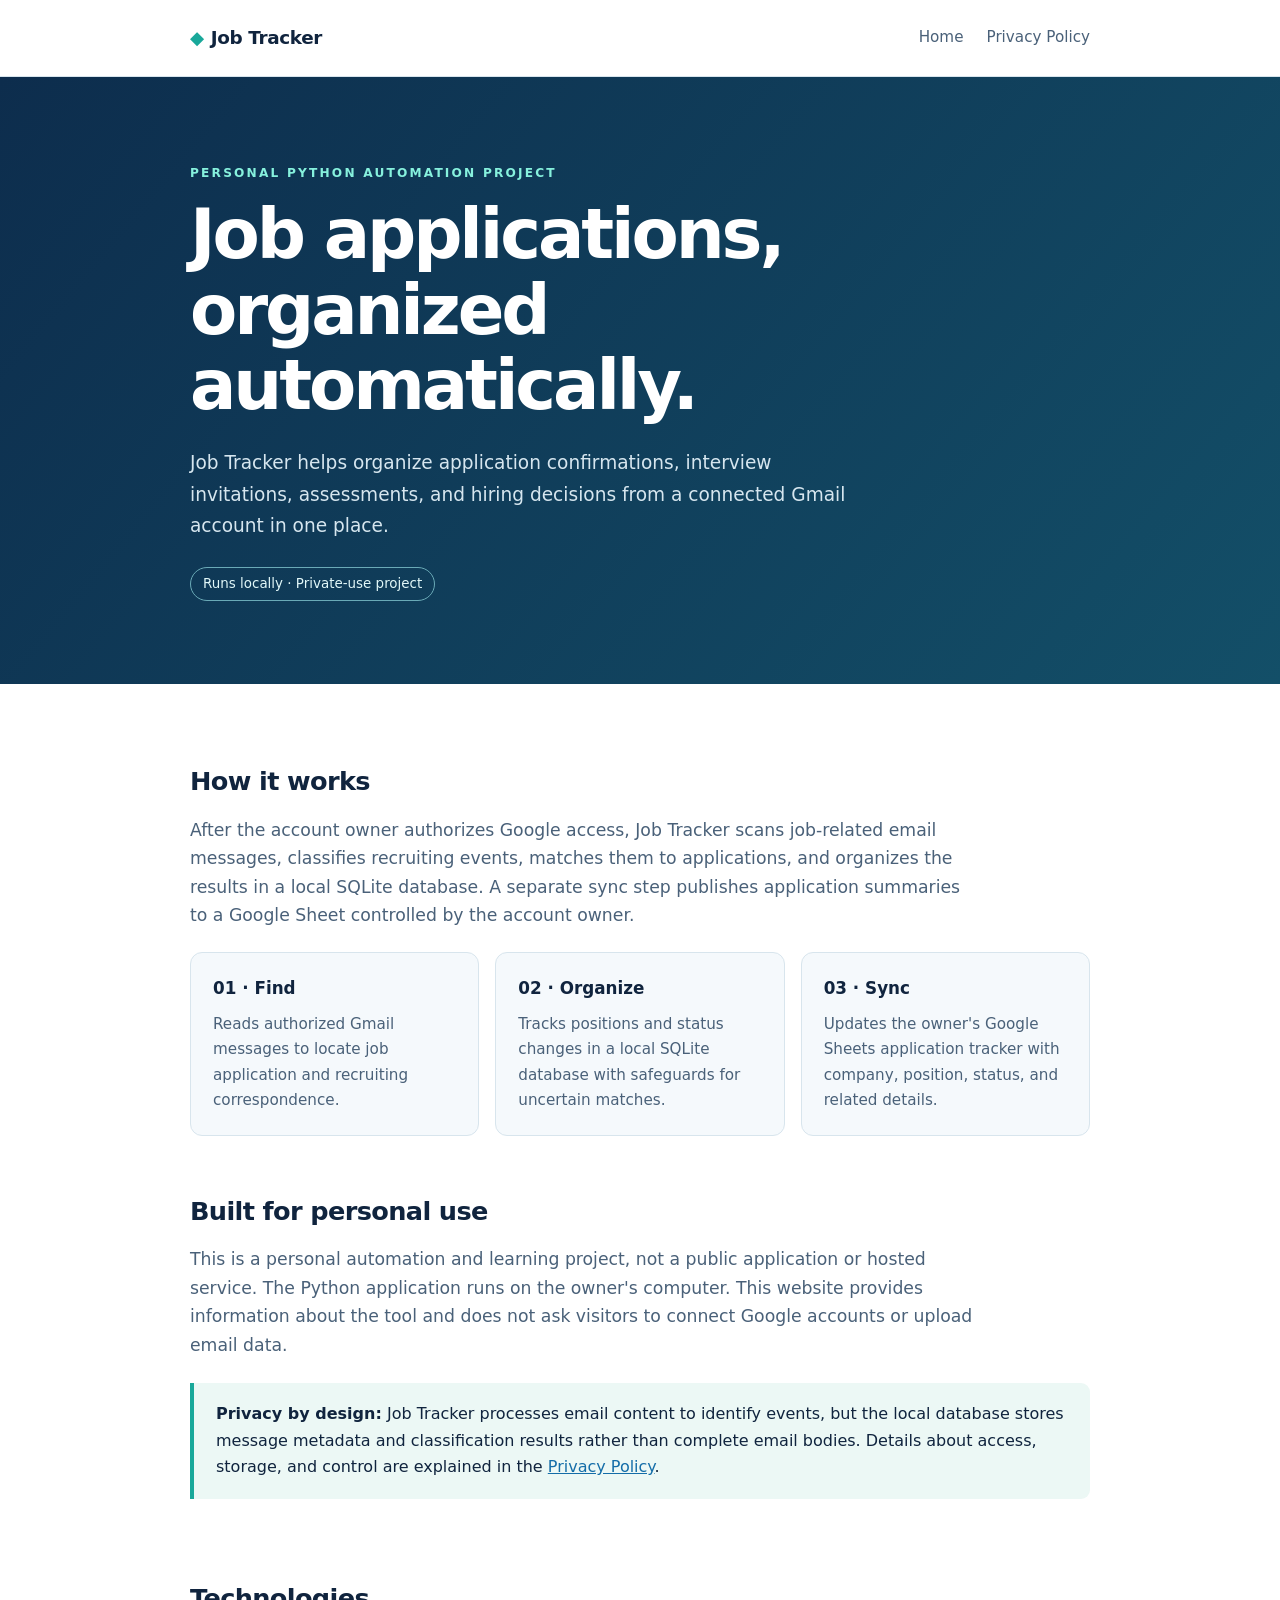
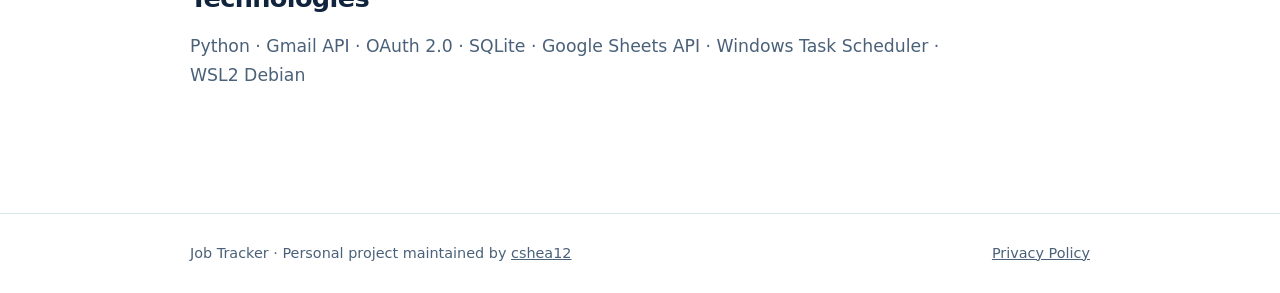
<file: index.html>
<!doctype html>
<html lang="en">
<head>
  <meta name="google-site-verification" content="GEHLtuA_x3I1lVREXbWKE1vepW9wwZ8Yd_N7ud0XuZA" />
  <meta charset="utf-8">
  <meta name="viewport" content="width=device-width, initial-scale=1">
  <meta name="description" content="Job Tracker is a personal Python tool that organizes job application confirmations and recruiting updates from Gmail into SQLite and Google Sheets.">
  <title>Job Tracker | Personal Application Tracking</title>
  <link rel="stylesheet" href="style.css">
</head>
<body>
<header><div class="container bar"><a class="brand" href="./"><span>◆</span>Job Tracker</a><nav class="nav" aria-label="Main navigation"><a href="./">Home</a><a href="privacy.html">Privacy Policy</a></nav></div></header>
<section class="hero"><div class="container"><div class="eyebrow">Personal Python automation project</div><h1>Job applications, organized automatically.</h1><p>Job Tracker helps organize application confirmations, interview invitations, assessments, and hiring decisions from a connected Gmail account in one place.</p><div class="badge">Runs locally · Private-use project</div></div></section>
<main class="container">
  <section class="section"><h2>How it works</h2><p class="lead">After the account owner authorizes Google access, Job Tracker scans job-related email messages, classifies recruiting events, matches them to applications, and organizes the results in a local SQLite database. A separate sync step publishes application summaries to a Google Sheet controlled by the account owner.</p><div class="cards"><article class="card"><h3>01 · Find</h3><p>Reads authorized Gmail messages to locate job application and recruiting correspondence.</p></article><article class="card"><h3>02 · Organize</h3><p>Tracks positions and status changes in a local SQLite database with safeguards for uncertain matches.</p></article><article class="card"><h3>03 · Sync</h3><p>Updates the owner's Google Sheets application tracker with company, position, status, and related details.</p></article></div></section>
  <section class="section"><h2>Built for personal use</h2><p class="lead">This is a personal automation and learning project, not a public application or hosted service. The Python application runs on the owner's computer. This website provides information about the tool and does not ask visitors to connect Google accounts or upload email data.</p><div class="note"><p><strong>Privacy by design:</strong> Job Tracker processes email content to identify events, but the local database stores message metadata and classification results rather than complete email bodies. Details about access, storage, and control are explained in the <a href="privacy.html">Privacy Policy</a>.</p></div></section>
  <section class="section"><h2>Technologies</h2><p class="lead">Python · Gmail API · OAuth 2.0 · SQLite · Google Sheets API · Windows Task Scheduler · WSL2 Debian</p></section>
</main>
<footer><div class="container"><span>Job Tracker · Personal project maintained by <a href="https://github.com/cshea12" rel="noopener noreferrer">cshea12</a></span><a href="privacy.html">Privacy Policy</a></div></footer>
</body>
</html>
</file>
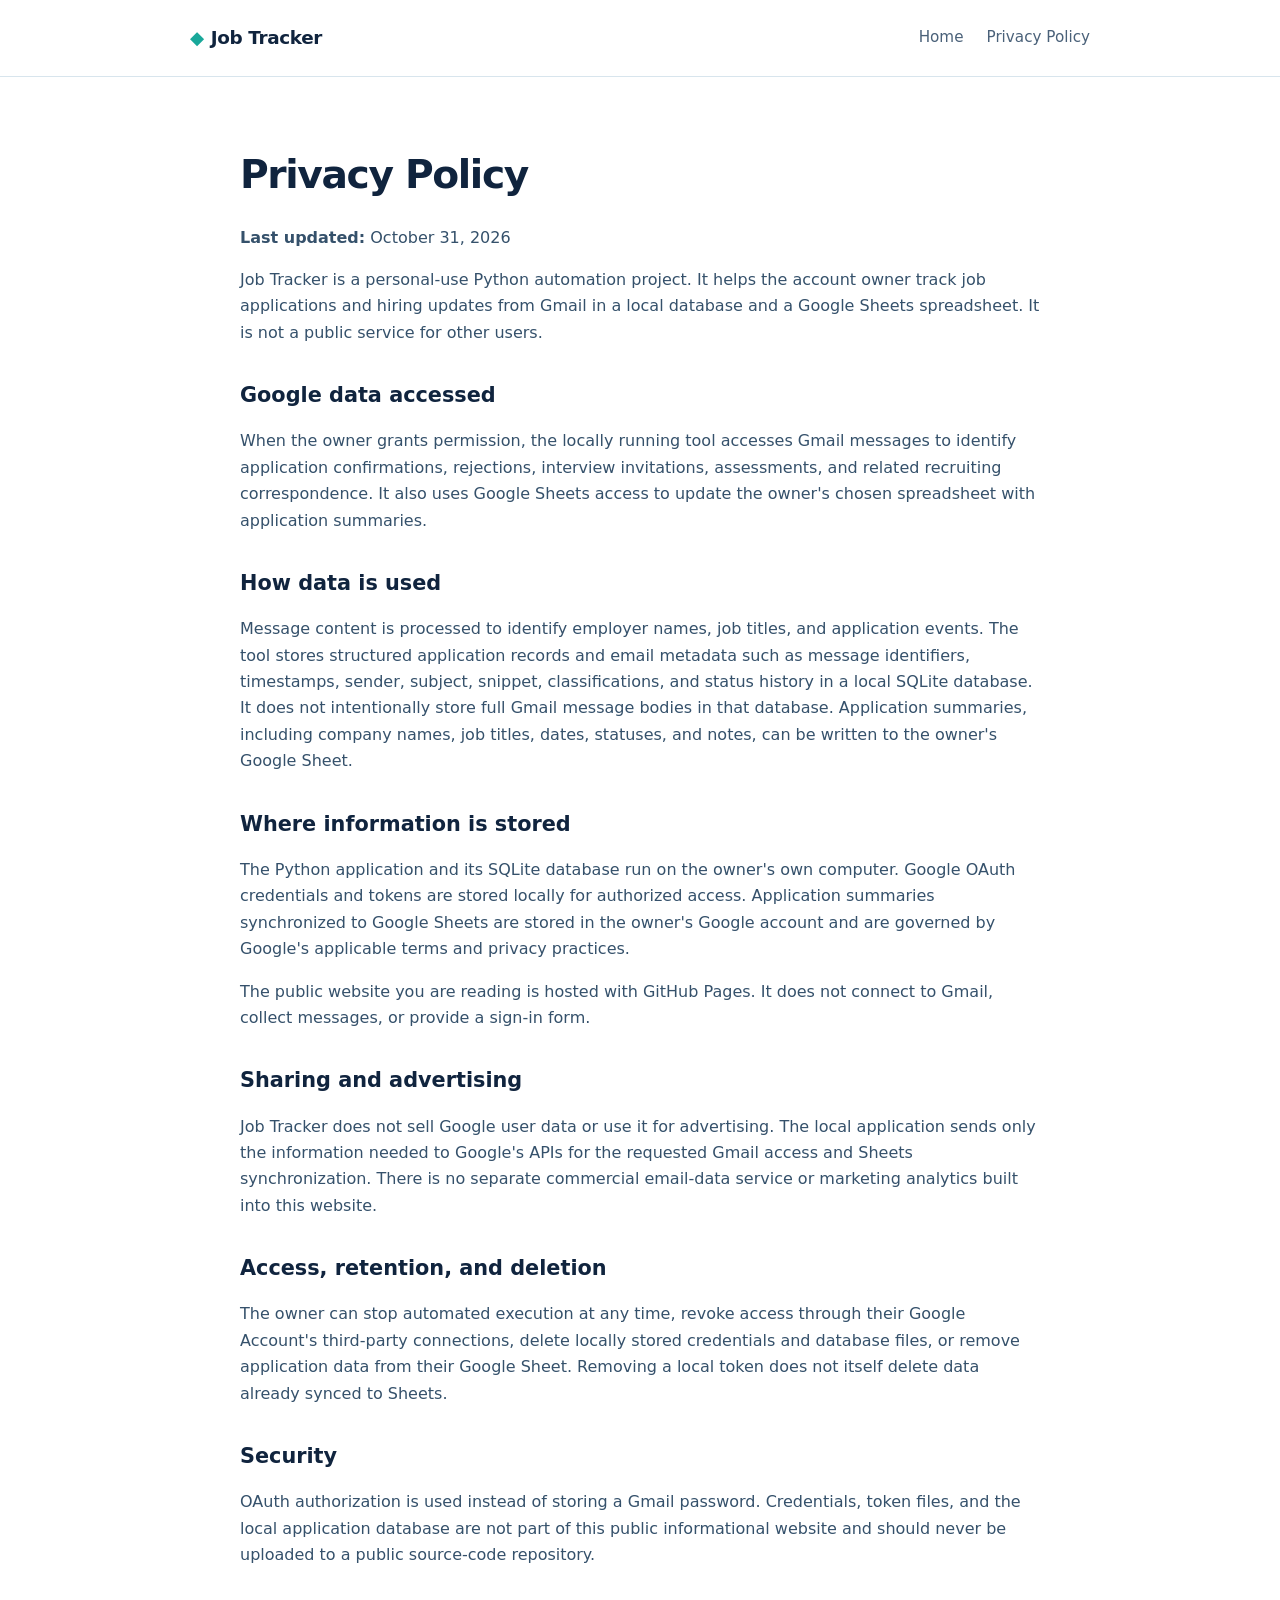
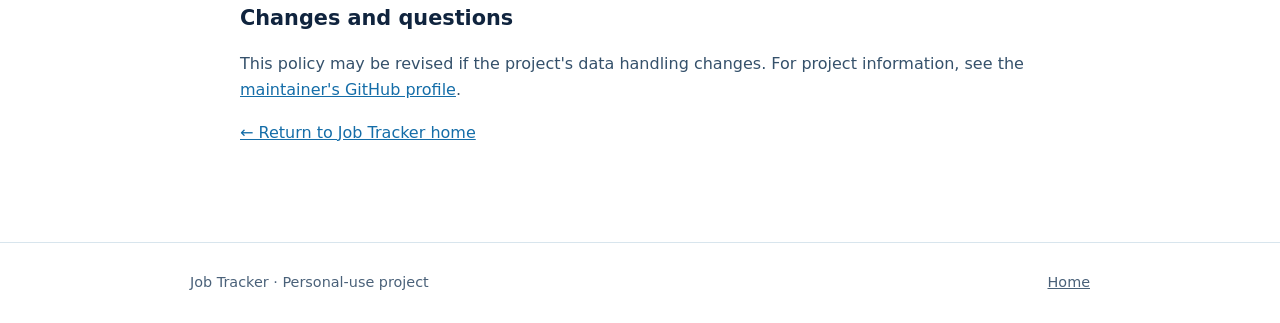
<file: privacy.html>
<!doctype html>
<html lang="en">
<head>
  <meta charset="utf-8">
  <meta name="viewport" content="width=device-width, initial-scale=1">
  <meta name="description" content="Privacy Policy for the personal Job Tracker Gmail and Google Sheets automation project.">
  <title>Privacy Policy | Job Tracker</title>
  <link rel="stylesheet" href="style.css">
</head>
<body>
<header><div class="container bar"><a class="brand" href="./"><span>◆</span>Job Tracker</a><nav class="nav" aria-label="Main navigation"><a href="./">Home</a><a href="privacy.html" aria-current="page">Privacy Policy</a></nav></div></header>
<main class="container policy"><h1>Privacy Policy</h1><p><strong>Last updated:</strong> October 31, 2026</p><p>Job Tracker is a personal-use Python automation project. It helps the account owner track job applications and hiring updates from Gmail in a local database and a Google Sheets spreadsheet. It is not a public service for other users.</p>
<h2>Google data accessed</h2><p>When the owner grants permission, the locally running tool accesses Gmail messages to identify application confirmations, rejections, interview invitations, assessments, and related recruiting correspondence. It also uses Google Sheets access to update the owner's chosen spreadsheet with application summaries.</p>
<h2>How data is used</h2><p>Message content is processed to identify employer names, job titles, and application events. The tool stores structured application records and email metadata such as message identifiers, timestamps, sender, subject, snippet, classifications, and status history in a local SQLite database. It does not intentionally store full Gmail message bodies in that database. Application summaries, including company names, job titles, dates, statuses, and notes, can be written to the owner's Google Sheet.</p>
<h2>Where information is stored</h2><p>The Python application and its SQLite database run on the owner's own computer. Google OAuth credentials and tokens are stored locally for authorized access. Application summaries synchronized to Google Sheets are stored in the owner's Google account and are governed by Google's applicable terms and privacy practices.</p><p>The public website you are reading is hosted with GitHub Pages. It does not connect to Gmail, collect messages, or provide a sign-in form.</p>
<h2>Sharing and advertising</h2><p>Job Tracker does not sell Google user data or use it for advertising. The local application sends only the information needed to Google's APIs for the requested Gmail access and Sheets synchronization. There is no separate commercial email-data service or marketing analytics built into this website.</p>
<h2>Access, retention, and deletion</h2><p>The owner can stop automated execution at any time, revoke access through their Google Account's third-party connections, delete locally stored credentials and database files, or remove application data from their Google Sheet. Removing a local token does not itself delete data already synced to Sheets.</p>
<h2>Security</h2><p>OAuth authorization is used instead of storing a Gmail password. Credentials, token files, and the local application database are not part of this public informational website and should never be uploaded to a public source-code repository.</p>
<h2>Changes and questions</h2><p>This policy may be revised if the project's data handling changes. For project information, see the <a href="https://github.com/cshea12" rel="noopener noreferrer">maintainer's GitHub profile</a>.</p>
<p><a href="./">← Return to Job Tracker home</a></p>
</main>
<footer><div class="container"><span>Job Tracker · Personal-use project</span><a href="./">Home</a></div></footer>
</body>
</html>
</file>
<file: style.css>
:root{color-scheme:light;--ink:#10243e;--muted:#4a6179;--blue:#146da8;--accent:#19a89a;--line:#d8e5ed;--paper:#f5f9fc}
*{box-sizing:border-box}html{scroll-behavior:smooth}body{margin:0;background:#fff;color:var(--ink);font:16px/1.65 system-ui,-apple-system,BlinkMacSystemFont,"Segoe UI",sans-serif}
a{color:var(--blue)}a:focus-visible{outline:3px solid #19a89a;outline-offset:3px}.container{width:min(900px,calc(100% - 40px));margin:auto}
header{border-bottom:1px solid var(--line);background:white}.bar{display:flex;align-items:center;justify-content:space-between;gap:12px;min-height:76px;flex-wrap:wrap}.brand{color:var(--ink);font-weight:800;text-decoration:none;letter-spacing:-.02em;font-size:1.15rem}.brand span{display:inline-block;color:var(--accent);margin-right:7px}.nav{display:flex;gap:23px;font-size:.95rem}.nav a{text-decoration:none;color:var(--muted)}.nav a:hover{text-decoration:underline;color:var(--ink)}
.hero{background:linear-gradient(130deg,#0d2d4d,#134f68);color:white;padding:86px 0 83px}.eyebrow{text-transform:uppercase;letter-spacing:.18em;font-size:.76rem;font-weight:700;color:#86f1dd}.hero h1{font-size:clamp(2.6rem,6.5vw,4.3rem);line-height:1.1;letter-spacing:-.045em;margin:14px 0 23px;max-width:770px}.hero p{font-size:1.16rem;line-height:1.7;color:#d6e6ef;max-width:660px;margin:0}.badge{display:inline-block;border:1px solid #6aaab7;padding:5px 12px;border-radius:100px;font-size:.84rem;color:#e1f7f8;margin-top:25px}
main{padding:48px 0 80px}.section{padding:12px 0 26px}.section h2{font-size:1.6rem;letter-spacing:-.025em;line-height:1.3;margin-bottom:16px}.lead{font-size:1.08rem;color:var(--muted);max-width:790px}.cards{display:grid;grid-template-columns:repeat(3,1fr);gap:16px;margin-top:22px}.card{background:var(--paper);border:1px solid var(--line);padding:22px;border-radius:12px}.card h3{font-size:1.05rem;margin:0 0 10px}.card p{margin:0;color:var(--muted);font-size:.95rem}.note{background:#ecf8f5;border-left:4px solid var(--accent);padding:18px 22px;border-radius:0 9px 9px 0;margin:24px 0}.note p{margin:0}.policy{max-width:800px}.policy h1{font-size:2.45rem;letter-spacing:-.035em;line-height:1.2}.policy h2{margin-top:2rem;margin-bottom:.5rem;font-size:1.3rem}.policy p,.policy li{color:#35516b}.policy ul{padding-left:22px}footer{border-top:1px solid var(--line);padding:28px 0;color:var(--muted);font-size:.9rem}footer .container{display:flex;justify-content:space-between;gap:18px;flex-wrap:wrap}footer a{color:var(--muted)}
@media(max-width:700px){.cards{grid-template-columns:1fr}.hero{padding:60px 0}.bar{padding:15px 0}.nav{gap:13px}}
</file>
